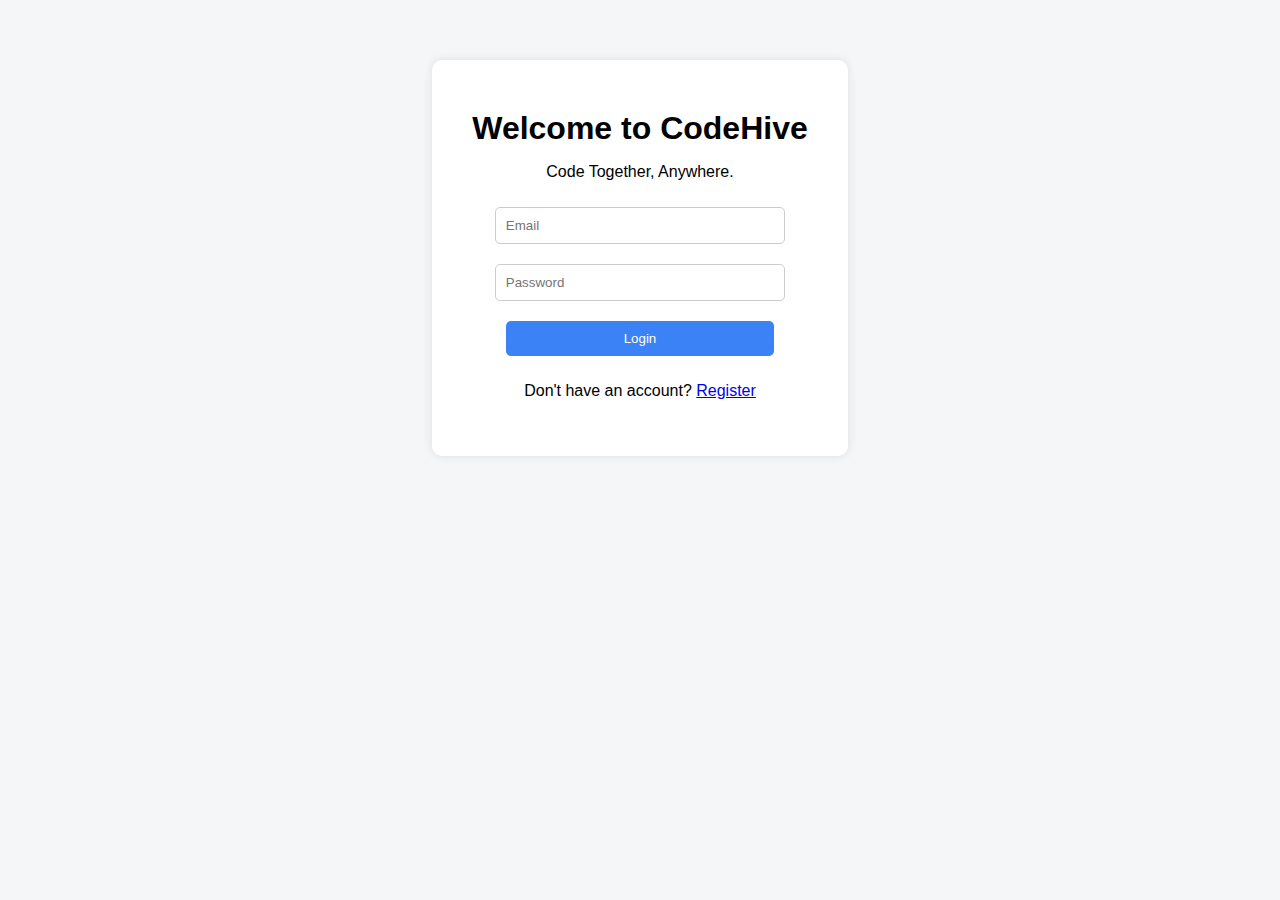
<file: index.html>
<!-- index.html -->
<!DOCTYPE html>
<html lang="en">
<head>
  <meta charset="UTF-8" />
  <meta name="viewport" content="width=device-width, initial-scale=1.0"/>
  <title>CodeHive - Login</title>
  <link rel="stylesheet" href="style.css"/>
</head>
<body>
  <div class="container">
    <h1>Welcome to CodeHive</h1>
    <p>Code Together, Anywhere.</p>
    
    <form action="dashboard.html" method="get">
      <input type="email" placeholder="Email" required /><br />
      <input type="password" placeholder="Password" required /><br />
      <button type="submit">Login</button>
    </form>

    <p>Don't have an account? <a href="#">Register</a></p>
  </div>
  <script src="script.js"></script>
</body>
</html>
</file>
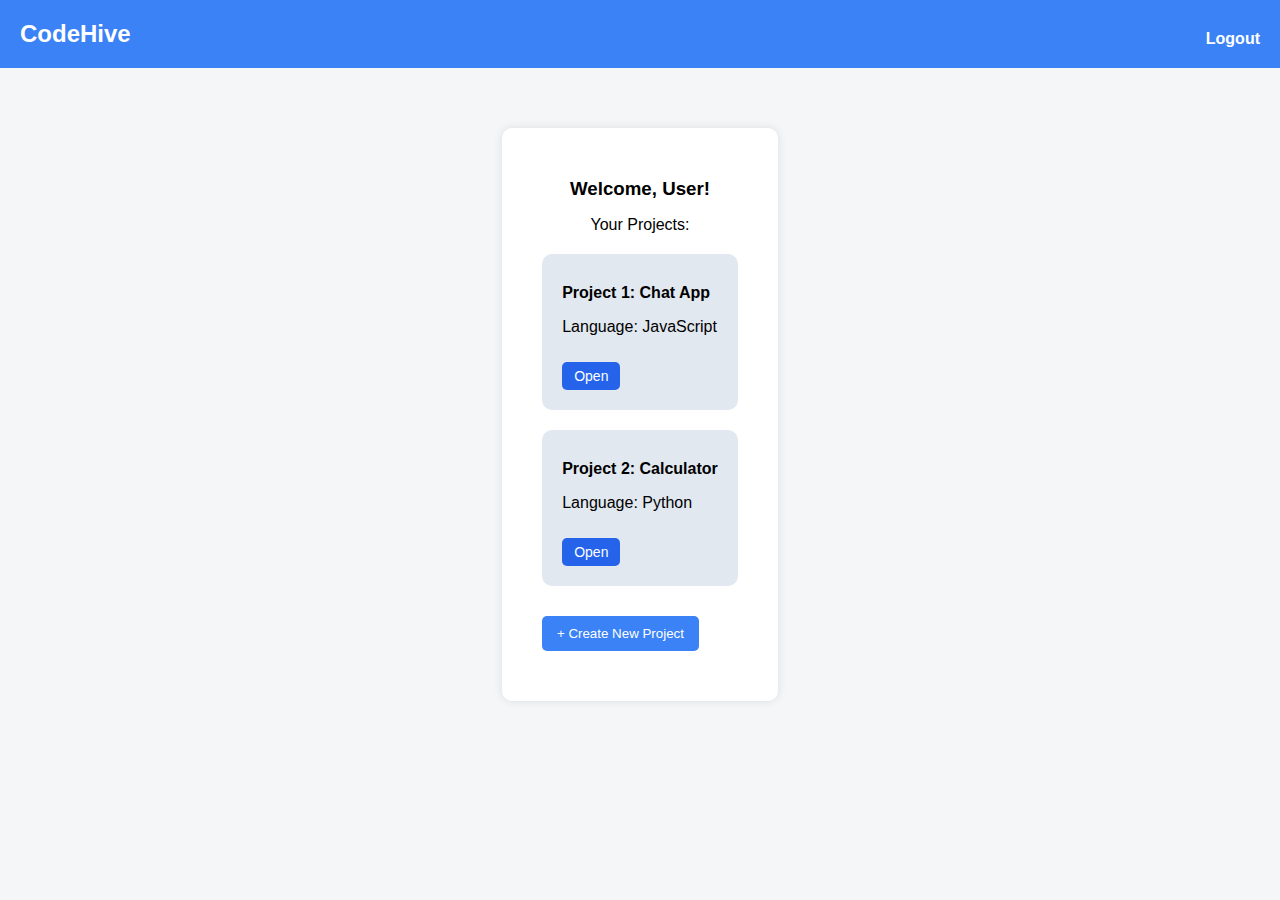
<file: dashboard.html>
<!-- dashboard.html -->
<!DOCTYPE html>
<html lang="en">
<head>
  <meta charset="UTF-8" />
  <meta name="viewport" content="width=device-width, initial-scale=1.0"/>
  <title>CodeHive - Dashboard</title>
  <link rel="stylesheet" href="style.css" />
</head>
<body>
  <div class="navbar">
    <h2>CodeHive</h2>
    <a href="index.html">Logout</a>
  </div>

  <div class="container">
    <h3>Welcome, User!</h3>
    <p>Your Projects:</p>

    <div class="project-list">
      <div class="project-card">
        <h4>Project 1: Chat App</h4>
        <p>Language: JavaScript</p>
        <a href="editor.html">Open</a>
      </div>

      <div class="project-card">
        <h4>Project 2: Calculator</h4>
        <p>Language: Python</p>
        <a href="editor.html">Open</a>
      </div>

      <button onclick="alert('Feature coming soon!')">+ Create New Project</button>
    </div>
  </div>
</body>
</html>
</file>
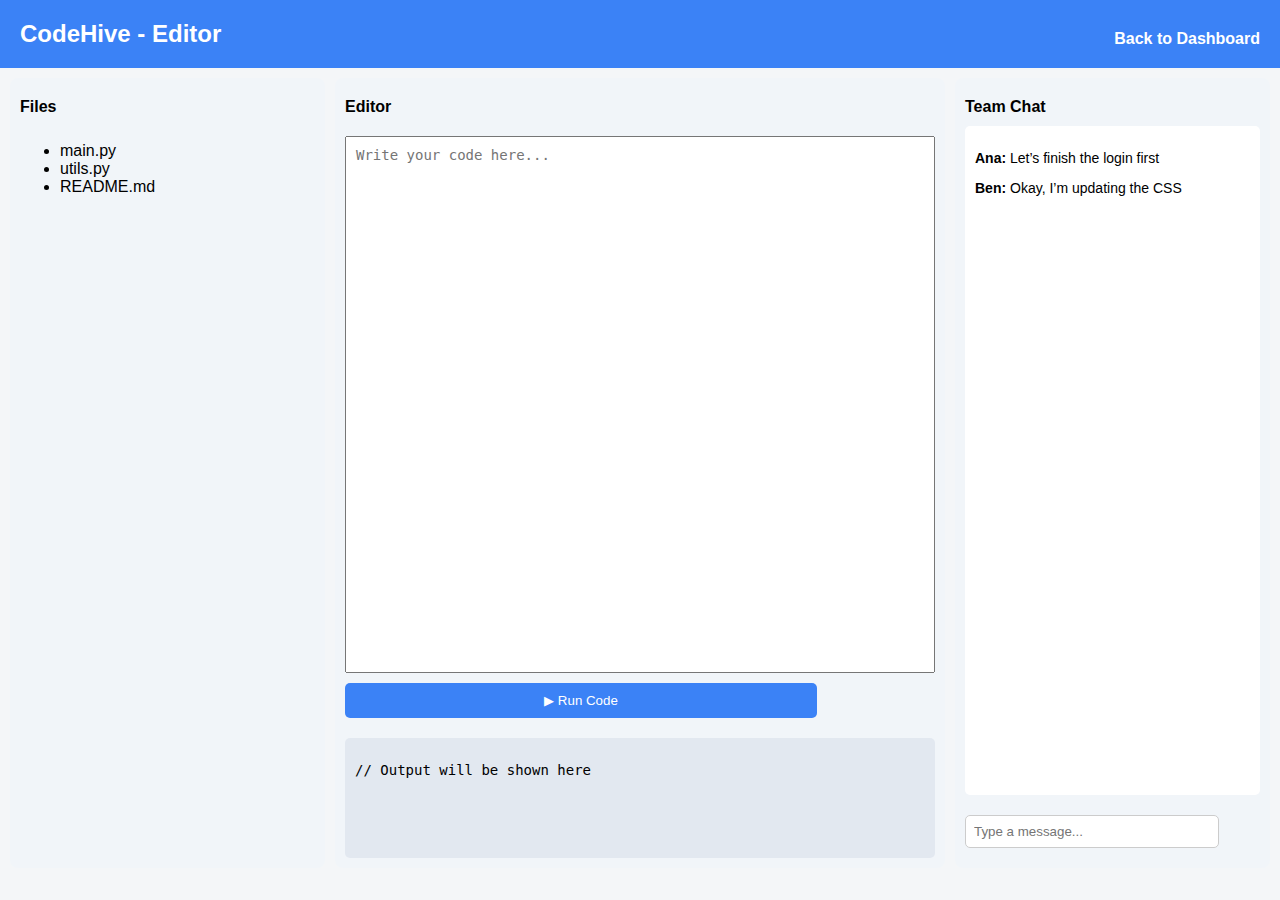
<file: editor.html>
<!-- editor.html -->
<!DOCTYPE html>
<html lang="en">
<head>
  <meta charset="UTF-8" />
  <meta name="viewport" content="width=device-width, initial-scale=1.0"/>
  <title>CodeHive - Editor</title>
  <link rel="stylesheet" href="style.css" />
</head>
<body>
  <div class="navbar">
    <h2>CodeHive - Editor</h2>
    <a href="dashboard.html">Back to Dashboard</a>
  </div>

  <div class="editor-layout">
    <!-- File Explorer -->
    <div class="file-panel">
      <h4>Files</h4>
      <ul>
        <li>main.py</li>
        <li>utils.py</li>
        <li>README.md</li>
      </ul>
    </div>

    <!-- Code Editor Area -->
    <div class="code-panel">
      <h4>Editor</h4>
      <textarea placeholder="Write your code here..."></textarea>
      <button onclick="alert('Code execution is simulated')">▶ Run Code</button>
      <div class="output-box">
        <p>// Output will be shown here</p>
      </div>
    </div>

    <!-- Chat Panel -->
    <div class="chat-panel">
      <h4>Team Chat</h4>
      <div class="chat-box">
        <p><strong>Ana:</strong> Let’s finish the login first</p>
        <p><strong>Ben:</strong> Okay, I’m updating the CSS</p>
      </div>
      <input type="text" placeholder="Type a message..." />
    </div>
  </div>
</body>
</html>
</file>
<file: style.css>
/* === General Styles === */
body {
    font-family: Arial, sans-serif;
    background: #f4f6f8;
    margin: 0;
    padding: 0;
    display: flex;
    flex-direction: column;
    min-height: 100vh;
  }
  
  .container {
    background: white;
    max-width: 500px;
    margin: 60px auto;
    padding: 40px;
    border-radius: 10px;
    box-shadow: 0 0 10px rgba(0, 0, 0, 0.1);
    text-align: center;
  }
  
  h1, h2, h3, h4 {
    margin: 10px 0;
  }
  
  input, button {
    padding: 10px;
    margin: 10px 0;
    width: 80%;
    border: 1px solid #ccc;
    border-radius: 5px;
  }
  
  button {
    background-color: #3b82f6;
    color: white;
    cursor: pointer;
    border: none;
  }
  
  button:hover {
    background-color: #2563eb;
  }
  
  /* === Navbar === */
  .navbar {
    background-color: #3b82f6;
    color: white;
    padding: 10px 20px;
    display: flex;
    justify-content: space-between;
    align-items: center;
    flex-wrap: wrap;
  }
  
  .navbar a {
    color: white;
    text-decoration: none;
    font-weight: bold;
    margin-top: 10px;
  }
  
  /* === Dashboard === */
  .project-list {
    display: flex;
    flex-direction: column;
    gap: 20px;
    margin-top: 20px;
  }
  
  .project-card {
    background: #e2e8f0;
    padding: 20px;
    border-radius: 10px;
    text-align: left;
  }
  
  .project-card a {
    background: #2563eb;
    color: white;
    padding: 6px 12px;
    border-radius: 5px;
    text-decoration: none;
    font-size: 14px;
    display: inline-block;
    margin-top: 10px;
  }
  
  /* === Editor Layout === */
  .editor-layout {
    display: flex;
    height: 90vh;
    padding: 10px;
    gap: 10px;
    box-sizing: border-box;
  }
  
  .file-panel,
  .code-panel,
  .chat-panel {
    background: #f1f5f9;
    border-radius: 8px;
    padding: 10px;
    flex-grow: 1;
    display: flex;
    flex-direction: column;
  }
  
  .file-panel {
    flex: 1;
  }
  
  .code-panel {
    flex: 2;
  }
  
  .chat-panel {
    flex: 1;
  }
  
  textarea {
    flex: 1;
    resize: none;
    padding: 10px;
    margin-top: 10px;
    font-family: monospace;
    font-size: 14px;
    height: 200px;
  }
  
  .output-box {
    background: #e2e8f0;
    margin-top: 10px;
    padding: 10px;
    border-radius: 5px;
    font-family: monospace;
    font-size: 14px;
    height: 100px;
    overflow-y: auto;
  }
  
  .chat-box {
    background: white;
    flex: 1;
    padding: 10px;
    margin-bottom: 10px;
    border-radius: 5px;
    overflow-y: auto;
    font-size: 14px;
  }
  
  .chat-panel input {
    padding: 8px;
    border-radius: 5px;
    border: 1px solid #ccc;
  }
  
  /* === Responsive Design === */
  @media (max-width: 768px) {
    .container {
      margin: 20px;
      padding: 20px;
    }
  
    .editor-layout {
      flex-direction: column;
      height: auto;
    }
  
    .file-panel,
    .code-panel,
    .chat-panel {
      width: 100%;
      flex: none;
      margin-bottom: 10px;
    }
  
    textarea {
      height: 150px;
    }
  
    .output-box {
      height: 80px;
    }
  
    .navbar {
      flex-direction: column;
      align-items: flex-start;
      gap: 10px;
    }
  }
</file>
